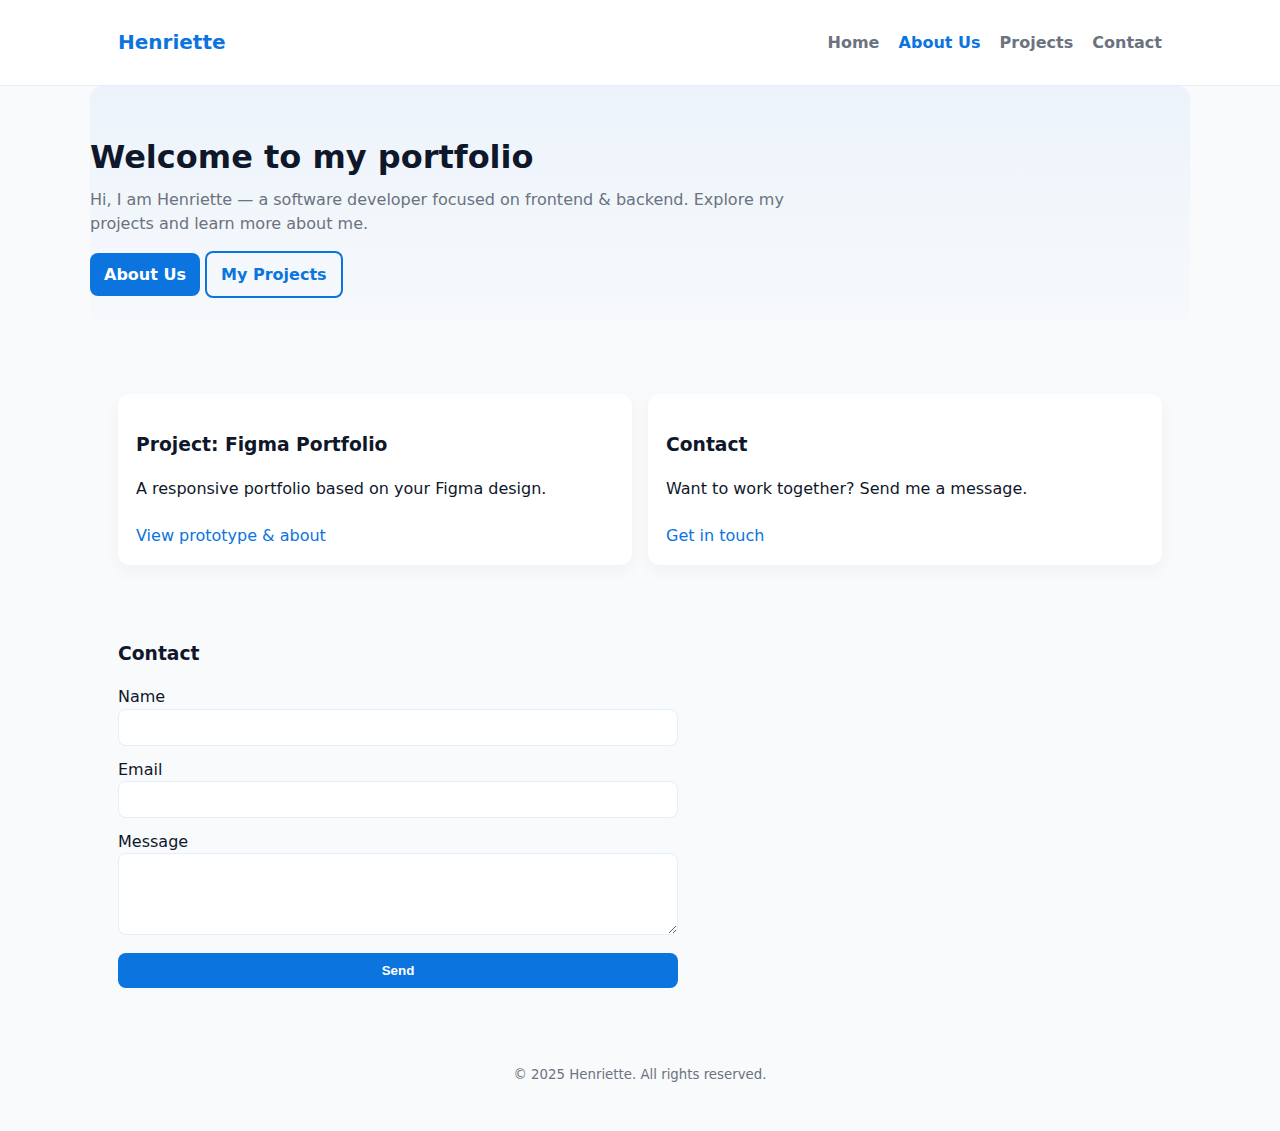
<file: index.html>
<!doctype html>
<html lang="en">
<head>
  <meta charset="utf-8" />
  <meta name="viewport" content="width=device-width,initial-scale=1" />
  <title>Henriette — Portfolio</title>
  <link rel="stylesheet" href="style.css" />
</head>
<body>
  <header class="site-header">
    <div class="container header-inner">
      <h1 class="brand">Henriette</h1>
      <nav>
        <a href="index.html">Home</a>
        <a href="about-us.html" class="active">About Us</a>
        <a href="#projects">Projects</a>
        <a href="#contact">Contact</a>
      </nav>
    </div>
  </header>

  <main>
    <section class="hero container">
      <h2>Welcome to my portfolio</h2>
      <p>Hi, I am Henriette — a software developer focused on frontend & backend. Explore my projects and learn more about me.</p>
      <div class="hero-actions">
        <a class="btn" href="about-us.html">About Us</a>
        <a class="btn ghost" href="#projects">My Projects</a>
      </div>
    </section>

    <section id="projects" class="container cards">
      <article class="card">
        <h3>Project: Figma Portfolio</h3>
        <p>A responsive portfolio based on your Figma design.</p>
        <a class="small-link" href="about-us.html">View prototype & about</a>
      </article>

      <article class="card">
        <h3>Contact</h3>
        <p>Want to work together? Send me a message.</p>
        <a class="small-link" href="#contact">Get in touch</a>
      </article>
    </section>

    <section id="contact" class="container contact">
      <h3>Contact</h3>
      <form class="contact-form" onsubmit="event.preventDefault(); alert('Send contact form logic here');">
        <label>
          Name
          <input required type="text" name="name" />
        </label>
        <label>
          Email
          <input required type="email" name="email" />
        </label>
        <label>
          Message
          <textarea name="message" rows="4" required></textarea>
        </label>
        <button class="btn" type="submit">Send</button>
      </form>
    </section>
  </main>

  <footer class="site-footer">
    <div class="container">
      <small>© 2025 Henriette. All rights reserved.</small>
    </div>
  </footer>

  <script src="script.js"></script>
</body>
</html>
</file>
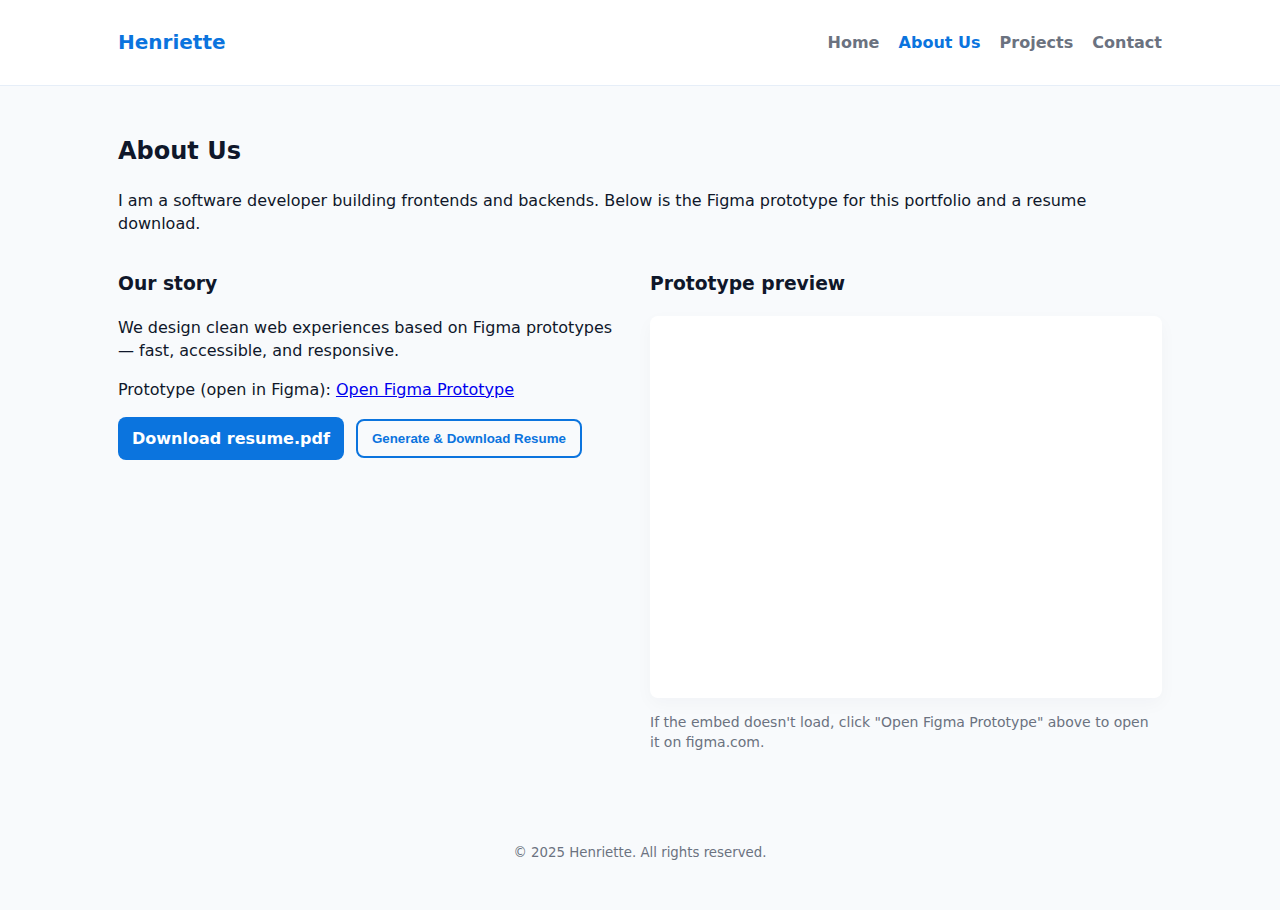
<file: about-us.html>
<!doctype html>
<html lang="en">
<head>
  <meta charset="utf-8" />
  <meta name="viewport" content="width=device-width,initial-scale=1" />
  <title>About Us — Henriette</title>
  <link rel="stylesheet" href="style.css" />
</head>
<body>
  <header class="site-header">
    <div class="container header-inner">
      <h1 class="brand">Henriette</h1>
      <nav>
        <a href="index.html">Home</a>
        <a href="about-us.html" class="active">About Us</a>
        <a href="#projects">Projects</a>
        <a href="#contact">Contact</a>
      </nav>
    </div>
  </header>

  <main>
    <section class="container about-top">
      <h2>About Us</h2>
      <p>I am a software developer building frontends and backends. Below is the Figma prototype for this portfolio and a resume download.</p>

      <div class="about-grid">
        <div>
          <h3>Our story</h3>
          <p>We design clean web experiences based on Figma prototypes — fast, accessible, and responsive.</p>

          <p>
            Prototype (open in Figma): 
            <a href="https://www.figma.com/proto/ei8tZC69Tn0QjtfypSQ4Xd/barakagwirahenriette?node-id=1-6&starting-point-node-id=1%3A2" target="_blank" rel="noopener">Open Figma Prototype</a>
          </p>

          <div class="download-row">
            <!-- direct file link (place resume.pdf in site root) -->
            <a class="btn" id="direct-resume" href="resume.pdf" download>Download resume.pdf</a>

            <!-- JS fallback generator -->
            <button class="btn ghost" id="generate-resume">Generate & Download Resume</button>
          </div>
        </div>

        <div>
          <h3>Prototype preview</h3>
          <!-- Embedded prototype link (may require public access in Figma) -->
          <div class="figma-embed">
            <iframe 
              title="Figma prototype"
              src="https://www.figma.com/embed?embed_host=share&url=https://www.figma.com/proto/ei8tZC69Tn0QjtfypSQ4Xd/barakagwirahenriette?node-id=1-6&starting-point-node-id=1%3A2"
              allowfullscreen
            ></iframe>
          </div>
          <p class="muted">If the embed doesn't load, click "Open Figma Prototype" above to open it on figma.com.</p>
        </div>
      </div>
    </section>
  </main>

  <footer class="site-footer">
    <div class="container">
      <small>© 2025 Henriette. All rights reserved.</small>
    </div>
  </footer>

  <script src="script.js"></script>
</body>
</html>
</file>
<file: style.css>
:root {
  --max-width: 1100px;
  --accent: #0b74de;
  --muted: #6b7280;
  --bg: #f8fafc;
  --card-bg: #ffffff;
  --radius: 10px;
  --gap: 18px;
  font-family: Inter, system-ui, Arial, sans-serif;
}

* { box-sizing: border-box; }
body { margin:0; background:var(--bg); color:#0f172a; line-height:1.45; }
.container { max-width:var(--max-width); margin:0 auto; padding:28px; }

/* Header */
.site-header { background: white; border-bottom: 1px solid #e6eef8; position:sticky; top:0; z-index:20; }
.header-inner { display:flex; gap:20px; align-items:center; justify-content:space-between; }
.brand { margin:0; font-size:20px; color:var(--accent); }
.header-inner nav a { margin-left:14px; text-decoration:none; color:var(--muted); font-weight:600; }
.header-inner nav a.active { color:var(--accent); }

/* Hero */
.hero { padding:48px 0; text-align:left; background: linear-gradient(180deg, rgba(11,116,222,0.05), transparent); border-radius:12px; }
.hero h2 { margin:0 0 8px; font-size:32px; }
.hero p { margin:0 0 16px; color:var(--muted); max-width:70ch; }
.btn { display:inline-block; padding:10px 14px; border-radius:8px; background:var(--accent); color:white; text-decoration:none; font-weight:700; border:0; cursor:pointer; }
.btn.ghost, .btn.ghost:link, .btn.ghost:visited { background:transparent; color:var(--accent); border:2px solid var(--accent); text-decoration:none; }

/* Cards */
.cards { display:grid; grid-template-columns: repeat(auto-fit,minmax(220px,1fr)); gap:16px; margin-top:20px; }
.card { background:var(--card-bg); padding:18px; border-radius:12px; box-shadow: 0 6px 18px rgba(12,24,58,0.04); }
.small-link { display:inline-block; margin-top:8px; color:var(--accent); text-decoration:none; }

/* About grid */
.about-grid { display:grid; grid-template-columns: 1fr 1fr; gap:20px; margin-top:12px; }
.figma-embed { background: #fff; padding:8px; border-radius:8px; box-shadow: 0 6px 18px rgba(12,24,58,0.03); }
.figma-embed iframe { width:100%; height:360px; border:0; border-radius:6px; }

/* contact form */
.contact-form { display:grid; gap:12px; max-width:560px; }
.contact-form input, .contact-form textarea { padding:10px 12px; border-radius:8px; border:1px solid #e6eef8; width:100%; }

/* Footer */
.site-footer { padding:18px 0; text-align:center; color:var(--muted); }

/* Utilities */
.muted { color:var(--muted); font-size:14px; }
.download-row { display:flex; gap:12px; margin-top:12px; align-items:center; }

/* Responsive */
@media (max-width:900px) {
  .about-grid { grid-template-columns: 1fr; }
  .hero h2 { font-size:24px; }
  .figma-embed iframe { height:280px; }
}
</file>
